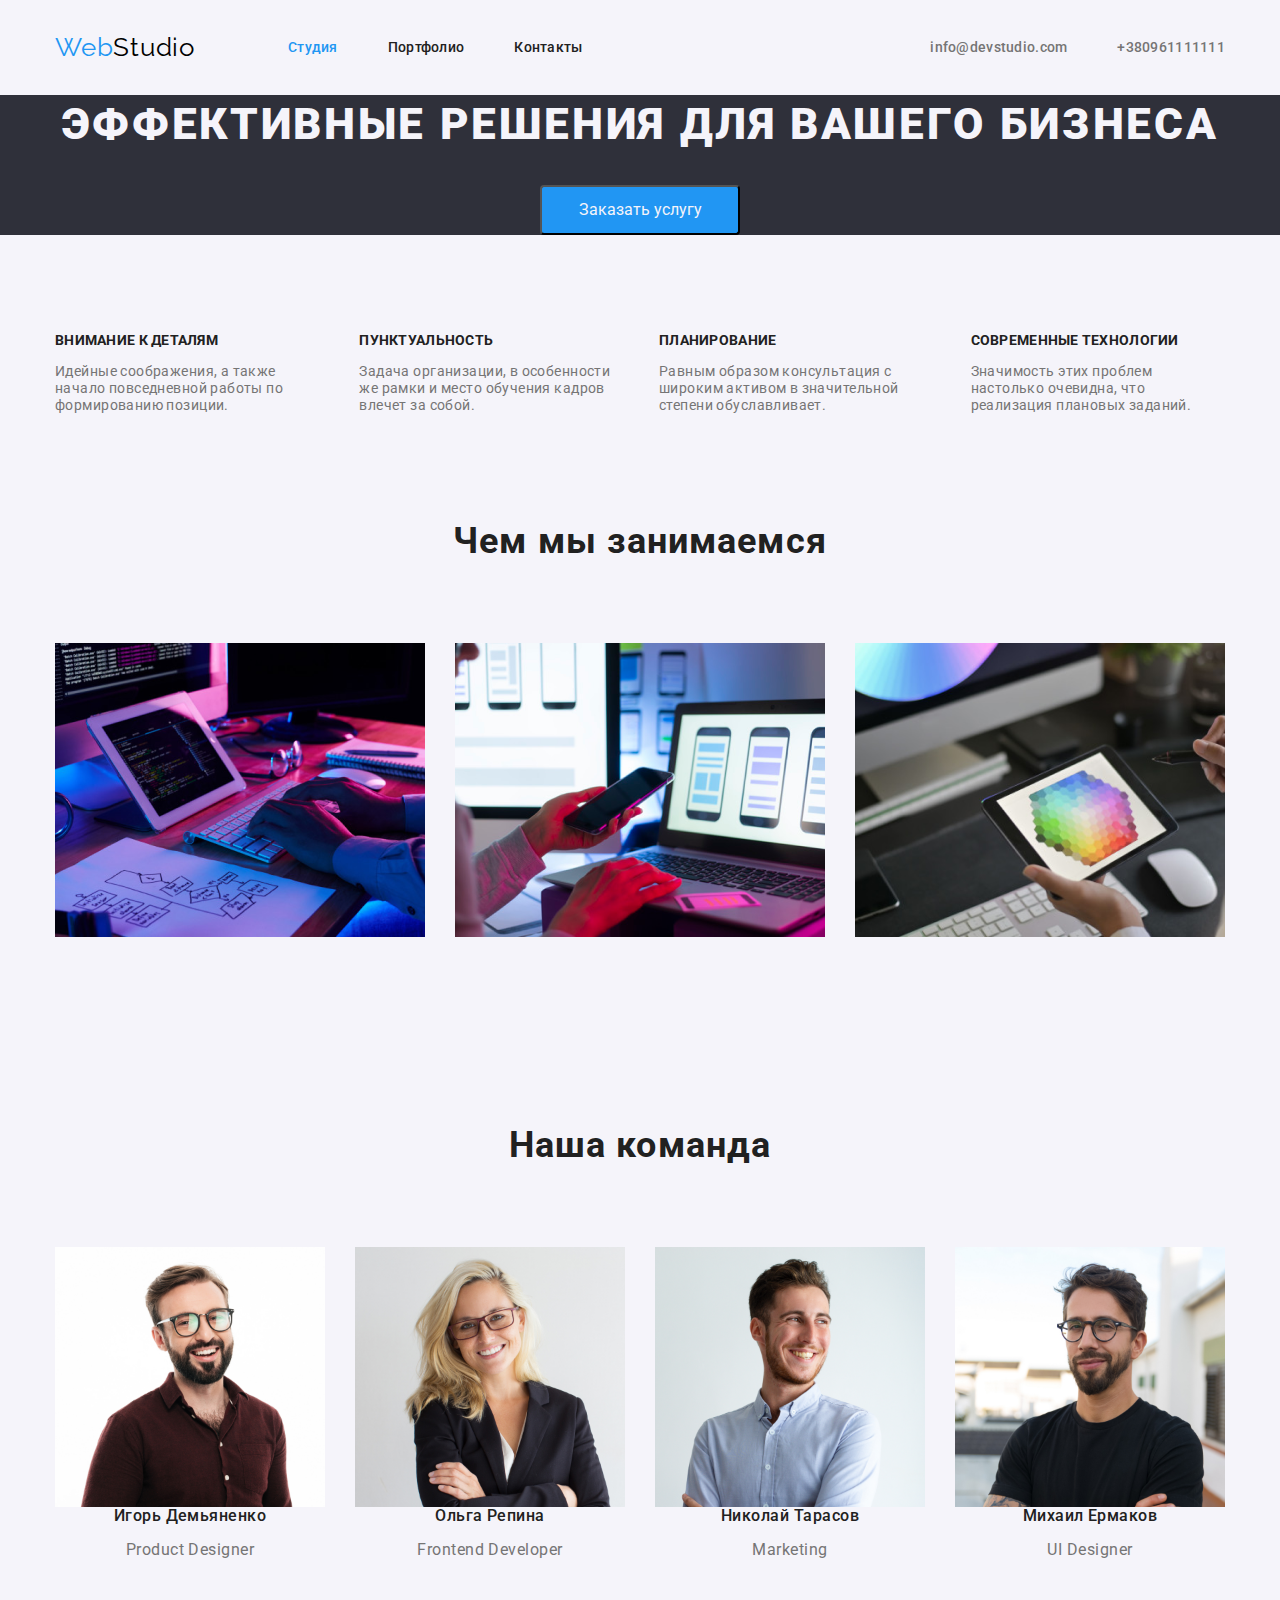
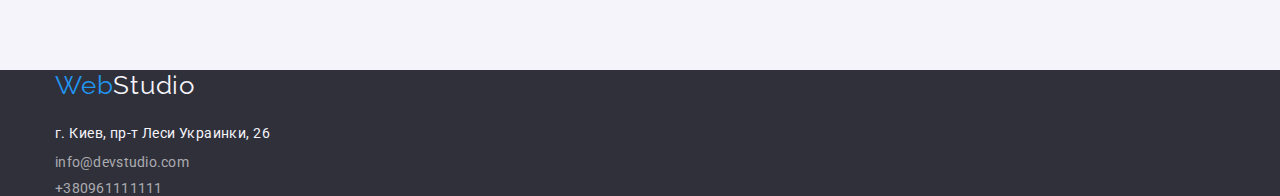
<file: index.html>
<!DOCTYPE html>
<html lang="ru">
<head>
    <meta charset="UTF-8">
    <meta http-equiv="X-UA-Compatible" content="IE=edge">
    <meta name="viewport" content="width=device-width, initial-scale=1.0">
    <title>DOMASHKA</title>
    <link rel="preconnect" href="https://fonts.gstatic.com" crossorigin>
    <link href="https://fonts.googleapis.com/css2?family=Roboto:wght@400;500;600;700;900&family=Raleway:wght@700&display=swap" rel="stylesheet">
    <link rel="stylesheet" href="https://cdnjs.cloudflare.com/ajax/libs/modern-normalize/1.1.0/modern-normalize.min.css"/>
    <link rel="stylesheet" href="./css/styles.css">
</head>
<body>
    <header>
        <nav class="nav container">
             <a href="./index.html" class="logo link "><span class="accent">Web</span>Studio</a>
             <ul class="list site-nav">
                <li class="item"><a href="./index.html" class="nav-link link accent">Студия</a></li>
                <li class="item"><a href="./partfolio.html" class="nav-link link">Портфолио</a></li>
                <li class="item"><a href="" class="nav-link link">Контакты</a></li>
             </ul>
        
        <ul class="list contacts">
            <li class="contact-item"><a href="mailto:info@devstudio.com" class="contact-link link" type="email">info@devstudio.com</a></li>
            <li class="contact-item"><a href="tel:+380961111111" class="contact-link link">+380961111111</a></li>
        </ul>
        </nav>
    </header>
    <main>
    <section class="hero">
        <h1 class="hero-text">Эффективные решения для вашего бизнеса</h1>
        <button type="button" class="hero-btn">Заказать услугу</button>
    </section>
    <section class="future container">
        <h2 class="visually-hidden">Особливості</h2>
        <ul class="list future-list">
            <li class="future-item">
                <h3 class="future-title-text">Внимание к деталям</h3>
                <p class="future-low-text">Идейные соображения, а также начало повседневной работы по формированию позиции.</p>
            </li>
            <li class="future-item">
                <h3 class="future-title-text">Пунктуальность</h3>
                <p class="future-low-text">Задача организации, в особенности же рамки и место обучения кадров влечет за собой.</p>
            </li>
            <li class="future-item">
                <h3 class="future-title-text">Планирование</h3>
                <p class="future-low-text">Равным образом консультация с широким активом в значительной степени обуславливает.</p>
            </li>
            <li class="future-item">
                <h3 class="future-title-text">Современные технологии</h3>
                <p class="future-low-text">Значимость этих проблем настолько очевидна, что реализация плановых заданий.</p>
            </li>
        </ul>
    </section>
    <section class="work container">
        <h2 class="section-tittle work-tittle">Чем мы занимаемся</h2>
        <ul class="list work-list">
            <li class="work-item"><img src="./images/img.jpg" alt="kartinka1" width="370" height="294"></li>
            <li class="work-item"><img src="./images/img-1.jpg" alt="kartinka2" width="370" height="294"></li>
            <li class="work-item"><img src="./images/img-2.jpg" alt="kartinka3" width="370" height="294"></li>
        </ul>
    </section>
    <section class="team container">
        <h2 class="section-tittle team-tittle">Наша команда</h2>
        <ul class="list team-list">
            <li class="team-item">
            <img class="img-team" src="./images/p.jpg" alt="chelovek1"  width="270" height="260">
            <h3 class="team-text">Игорь Демьяненко </h3>
            <p class="team-low-text">Product Designer</p>
        </li>
        <li class="team-item">
            <img class="img-team" src="./images/p2.jpg" alt="chelovek2"  width="270" height="260">
            <h3  class="team-text">Ольга Репина </h3>
            <p  class="team-low-text">Frontend Developer</p>
        </li>
        <li class="team-item">
            <img class="img-team" src="./images/p3.jpg" alt="chelovek3"  width="270" height="260">
            <h3  class="team-text">Николай Тарасов</h3>
            <p  class="team-low-text">Marketing</p>
        </li>
        <li class="team-item">
            <img class="img-team" src="./images/p4.jpg" alt="chelovek4"  width="270" height="260">
            <h3  class="team-text"> Михаил Ермаков </h3>
            <p  class="team-low-text">UI Designer</p>
        </li>
        </ul>  
    </section>
    </main>
    <footer>
        <div class="container">
        <a href="./index.html" class="footer-logo link"><span class="accent">Web</span>Studio</a>
        <address class="address">
            г. Киев, пр-т Леси Украинки, 26 
        </address>
        <ul class="list footer-list">
            <li class="footer-item"><a href="mailto:info@devstudio.com" class="contact-link-bottom link" type="email">info@devstudio.com</a></li>
            <li class="footer-item"><a href="tel:+380961111111" class="contact-link-bottom link">+380961111111</a></li>
        </ul>
        </div>
    </footer>
</body>
</html>
</file>
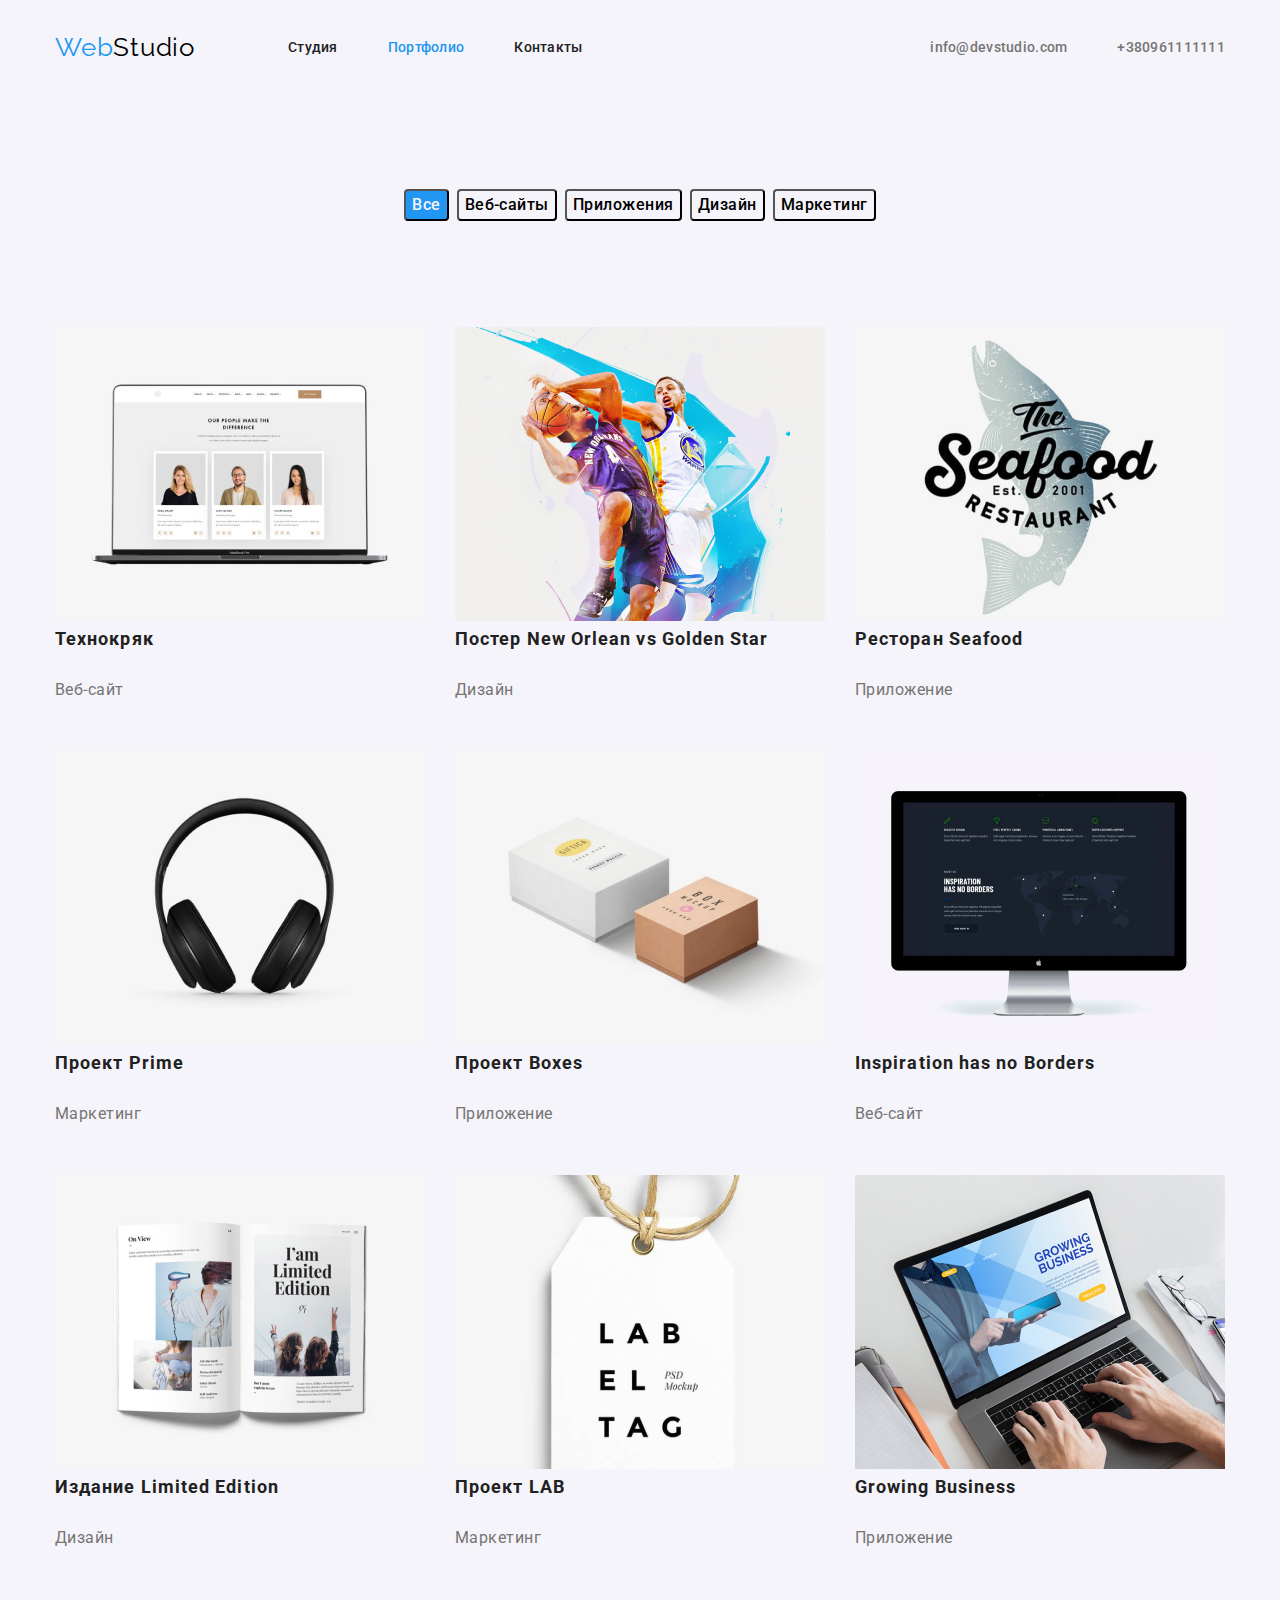
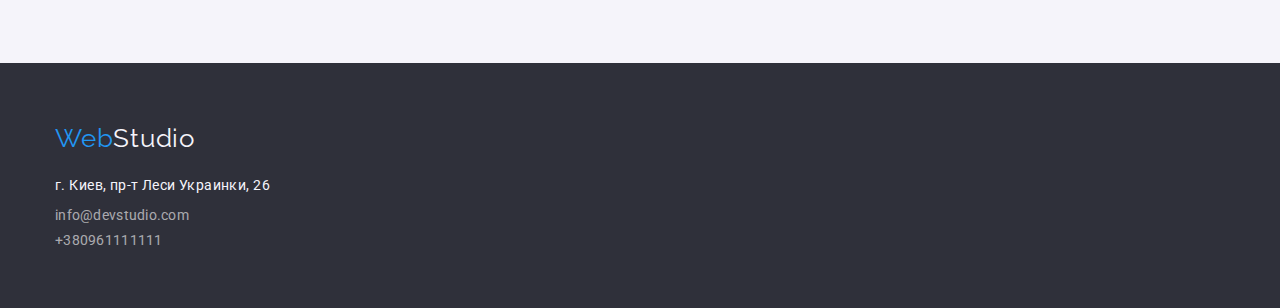
<file: partfolio.html>
<!DOCTYPE html>
<html lang="ru">
<head>
    <meta charset="UTF-8">
    <meta http-equiv="X-UA-Compatible" content="IE=edge">
    <meta name="viewport" content="width=device-width, initial-scale=1.0">
    <title>Dommashka2</title>
    <link rel="preconnect" href="https://fonts.gstatic.com" crossorigin>
    <link href="https://fonts.googleapis.com/css2?family=Roboto:wght@400;500;600;700;900&family=Raleway:wght@700&display=swap" rel="stylesheet">
    <link rel="stylesheet" href="https://cdnjs.cloudflare.com/ajax/libs/modern-normalize/1.1.0/modern-normalize.min.css"/>
    <link rel="stylesheet" href="./css/styles.css">
</head>
<body>
    <header>
        <nav class="nav container">
             <a href="./index.html" class="logo link "><span class="accent">Web</span>Studio</a>
             <ul class="list site-nav">
                <li class="item"><a href="./index.html" class="nav-link link">Студия</a></li>
                <li class="item"><a href="./partfolio.html" class="nav-link link accent">Портфолио</a></li>
                <li class="item"><a href="" class="nav-link link">Контакты</a></li>
             </ul>
        
        <ul class="list contacts">
            <li class="contact-item"><a href="mailto:info@devstudio.com" class="contact-link link" type="email">info@devstudio.com</a></li>
            <li class="contact-item"><a href="tel:+380961111111" class="contact-link link">+380961111111</a></li>
        </ul>
        </nav>
    </header>
    <main>
        <section class="container">
            <h1 class="visually-hidden">Навигация и Портфолио</h1>
            <ul class="list partf-btn-ul">
                <li class="partf-btn-list"><button class="partf-btn btn-active" type="button">Все</button></li>
                <li class="partf-btn-list"><button class="partf-btn" type="button">Веб-сайты</button></li>
                <li class="partf-btn-list"><button class="partf-btn" type="button">Приложения</button></li>
                <li class="partf-btn-list"><button class="partf-btn" type="button">Дизайн</button></li>
                <li class="partf-btn-list"><button class="partf-btn" type="button">Маркетинг</button></li>
            </ul>
            <ul class="list partf-block">
                <li class="partf-item">
                   <!--<a href="">-->
                    <img src="./images/k.jpg" alt="portfolio1" width="370" height="294">
                    <h3 class="partf-img-text">Технокряк</h3>
                    <p class="partf-img-low-text">Веб-сайт</p>
                    <!-- </a>-->
                </li>
                <li class="partf-item">
                   <!--<a href="">-->
                    <img src="./images/k-1.jpg" alt="portfolio2" width="370" height="294">
                    <h3  class="partf-img-text">Постер New Orlean vs Golden Star</h3>
                    <p class="partf-img-low-text">Дизайн</p>
                    <!-- </a>-->
                </li>
                <li class="partf-item">
                    <!--<a href="">-->
                    <img src="./images/k-2.jpg" alt="portfolio3" width="370" height="294">
                    <h3  class="partf-img-text">Ресторан Seafood</h3>
                    <p class="partf-img-low-text">Приложение</p>
                <!-- </a>-->
                </li>
                <li class="partf-item">
                    <!--<a href="">-->
                    <img src="./images/k-3.jpg" alt="portfolio4" width="370" height="294">
                    <h3  class="partf-img-text">Проект Prime</h3>
                    <p class="partf-img-low-text">Маркетинг</p>
               <!-- </a>-->
                </li>
                <li class="partf-item">
                    <!--<a href="">-->
                    <img src="./images/k-4.jpg" alt="portfolio5" width="370" height="294">
                    <h3  class="partf-img-text">Проект Boxes</h3>
                    <p class="partf-img-low-text">Приложение</p>
               <!-- </a>-->
                </li>
                <li class="partf-item"><!--<a href="">-->
                    <img src="./images/k-5.jpg" alt="portfolio6" width="370" height="294">
                    <h3  class="partf-img-text">Inspiration has no Borders</h3>
                    <p class="partf-img-low-text">Веб-сайт</p>
                <!-- </a>-->
                </li>
                <li class="partf-item">
                    <!--<a href="">-->
                    <img src="./images/k-6.jpg" alt="portfolio7" width="370" height="294">
                    <h3  class="partf-img-text">Издание Limited Edition</h3>
                    <p class="partf-img-low-text">Дизайн</p>
               <!-- </a>-->
                </li>
                <li class="partf-item">
                    <!--<a href="">-->
                    <img src="./images/k-7.jpg" alt="portfolio8" width="370" height="294">
                    <h3  class="partf-img-text">Проект LAB</h3>
                    <p class="partf-img-low-text">Маркетинг</p>
                <!-- </a>-->
                </li>
                <li class="partf-item">
                    <!--<a href="">-->
                    <img src="./images/k-8.jpg" alt="portfolio9" width="370" height="294">
                    <h3  class="partf-img-text">Growing Business</h3>
                    <p class="partf-img-low-text">Приложение</p>
                    <!-- </a>-->
                </li>
            </ul>
        </section>
    </main>
    <footer>
        <div class="container div-footer">
        <a href="./index.html" class="footer-logo link"><span class="accent">Web</span>Studio</a>
        <address class="address">
            г. Киев, пр-т Леси Украинки, 26 
        </address>
        <ul class="list footer-list">
            <li class="footer-item"><a href="mailto:info@devstudio.com" class="contact-link-bottom link" type="email">info@devstudio.com</a></li>
            <li class="footer-item"><a href="tel:+380961111111" class="contact-link-bottom link">+380961111111</a></li>
        </ul>
        </div>
    </footer>
    
</body>
</html>
</file>
<file: css/styles.css>
html {
	box-sizing: border-box;
}
*,
*::after,
*::before {
	box-sizing: inherit;
}
:root{
    --primary-text-color:#212121;
    --tittle-text-color: #757575;
    --text-color: #000000;
    --accent-color:#2196F3;
    --white-color:#F5F4FA;
    --background-color:#2F303A;
    --contakt-color: rgba(255, 255, 255, 0.6);
}
body{
    font-family: 'Roboto';
    color: var(--primary-text-color);
    letter-spacing: 0.02em;
    font-size: 14px;
    background: var(--white-color);
}
h1,
h2,
h3,
h4,
h5,
h6,
p {
	margin-top: 0;
}
img {
	display: block;
	max-width: 100%;
	height: auto;
}
.container{
    width: 1200px;
    margin-left: auto;
    margin-right: auto;
    padding-left: 15px;
    padding-right: 15px;
 }
.link{
    text-decoration: none;
    color: inherit;
}

.list{
    list-style: none;
    padding-left: 0;
    margin: 0;
}
.current{
    color: var(--accent-color);
}

.nav{
    display: block;
    display: flex;
    align-items: center;
    padding-top: 32px;
    padding-bottom: 32px;
}
.site-nav{
    display: flex;
}
.site-nav .item:not(:last-child){
    margin-right: 50px;
}
.logo{
    font-family: 'Raleway';
    font-size: 26px;
    line-height: 1.2;
    letter-spacing: 0.03em;
    color: var(--text-color) ;

    display: flex;
    margin-right: 93px;
}

.nav-link{
    font-weight: 500;
    line-height: 1.14;
    color: inherit;
}
.contacts{
    display: flex;
    margin-left: auto;
}

.contacts .contact-item + .contact-item{
    margin-left: 50px;
}
.contact-link{
    color: var(--tittle-text-color);
    font-weight: 500;
    line-height: 1.14;
}
.contact-link-bottom{
    color: var(--contakt-color);
}
.contact-link:hover,
.contact-link:focus,
.contact-link-bottom:hover,
.contact-link-bottom:focus{
    color: var(--accent-color)
}
.nav-link:hover,
.nav-link:active,
.nav-link:focus
    {
 color: var(--accent-color);
}
.accent{
    color: var(--accent-color);
}
.hero{
    background:var(--background-color);
    text-align: center;
}
.hero-text{
    margin-top: 0px;
    margin-bottom: 30px;
    font-weight: 900;
    font-size: 44px;
    line-height: 1.36;
    letter-spacing: 0.06em;
    text-transform: uppercase;
    color:  var(--white-color);

}
.hero-btn{
    width: 200px;
    height: 50px;
    border-radius: 4px;
    background: var(--accent-color);
    font-family: 'Roboto';
    font-size: 16px;
    line-height:1.87;
    color: var(--white-color);
    cursor: pointer;

    display: inline-block;
}
.partf-btn{
    font-family: inherit;
    background: var(--white-color);
    border-radius: 4px;
    font-weight: 500;
    font-size: 16px;
    line-height: 1.62;
    text-align: center;
    letter-spacing: 0.03em;
}
.partf-btn:hover,
.partf-btn:focus{
    background: var(--accent-color);
    color: var(--white-color);
    cursor: pointer;
} 
.btn-active{
    background: var(--accent-color);
    color: var(--white-color);
    cursor: pointer;
}
.future-list{
    display: flex;
}
.future-item{
    margin-top: 94px;
    text-align: left;
}
.future-item+.future-item{
    margin-left: 30px;
}
.future-title-text{
    font-size: 14px;
    line-height: 1.71;
    text-transform: uppercase;
    
    margin-bottom: 10px;
}
.future-low-text{
    line-height: 1.2;
    letter-spacing: 0.03em;
    color: var(--tittle-text-color); 
}
.work-list{
    display: flex;
}
.work-item{
    margin-top: 50px;
}
.work-list .work-item:not(:last-child){
    margin-right: 30px;
}
.work-tittle{
    margin-top: 94px;
}
.team-list{
    display: flex;
}
.team-tittle{
    margin-top: 188px;
}
.team-item:not(:last-child){
    margin-right: 30px;
}
.team-item{
    margin-top: 50px;
    margin-bottom: 94px;
}
.partf-img-text{
    font-size: 18px;
    line-height: 2;
    
    letter-spacing: 0.06em;

}
.partf-img-low-text{
    font-size: 16px;
    line-height: 1.87;

    letter-spacing: 0.03em;
    color: var(--tittle-text-color);
}
.team-text{
    font-weight: 500;
    font-size: 16px;
    line-height: 1.18;
    
    text-align: center;
    letter-spacing: 0.03em;
}
.team-low-text{
    font-weight: 400;
    font-size: 16px;
    line-height: 1.18;
    color: var(--tittle-text-color);
    text-align: center;
    letter-spacing: 0.03em;

    
}
.section-tittle{
    font-family: 'Roboto';
    font-size: 36px;
    line-height: 1.16;
    text-align: center;
    letter-spacing: 0.03em;
}
.visually-hidden { 
    position: absolute; 
    width: 1px; 
    height: 1px; 
    margin: -1px; 
    border: 0; 
    padding: 0; 
    white-space: nowrap; 
    clip-path: inset(100%); 
    clip: rect(0 0 0 0); 
    overflow: hidden; 
 }
 .partf-btn-ul{
    display: flex;
    justify-content: center;
    margin-top: 94px;
    margin-bottom: 50px;
 }
 .partf-btn-list:not(:last-child){
    margin-right: 8px;
 }
 .partf-block{
    display: flex;
    flex-wrap: wrap;
 }
 .partf-item{
    width: 370px;
    margin-right: 30px;
 }
 .partf-item:nth-child(3n+3){
    margin-right: 0px;
 }
 .partf-item:nth-last-child(-n+3){
    margin-top: 30px;
    margin-bottom: 94px;
 }
 .partf-item:nth-child(-n+3){
    margin-top: 56px ;
    margin-bottom: 30px;
 }
 .div-footer{
    padding-top: 60px;
    padding-bottom: 60px;
 }
.address{
    font-style: normal;
    line-height: 1.71;
    letter-spacing: 0.03em;
    color: var(--white-color);
    
    margin-top: 20px;
}
.footer-list{
    margin-top: 9px;
}
.footer-item:not(:last-child){
    margin-bottom: 9px ;
}
.footer-logo{
    color: var(--white-color);
    font-family: 'Raleway';
    font-size: 26px;
    line-height: 1.2;
    letter-spacing: 0.03em;
}
footer{
    background: var(--background-color);
}
</file>
